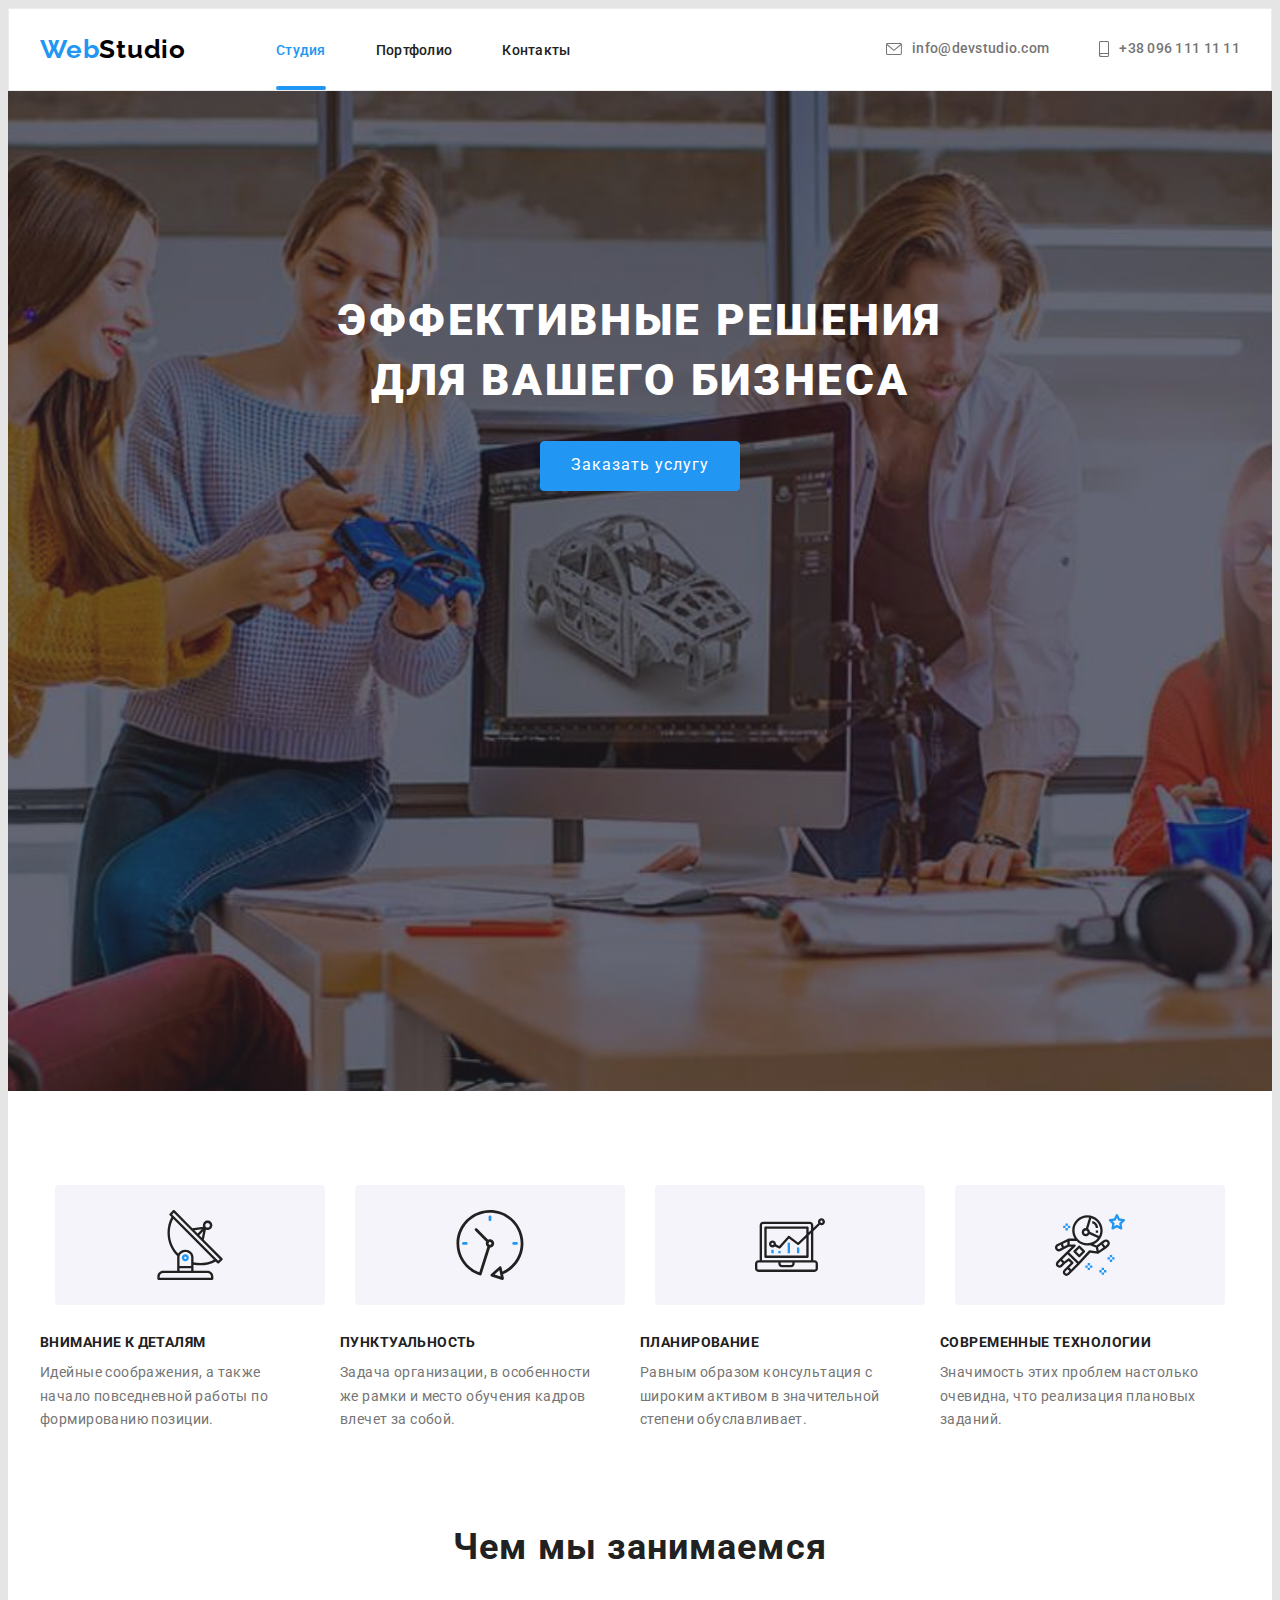
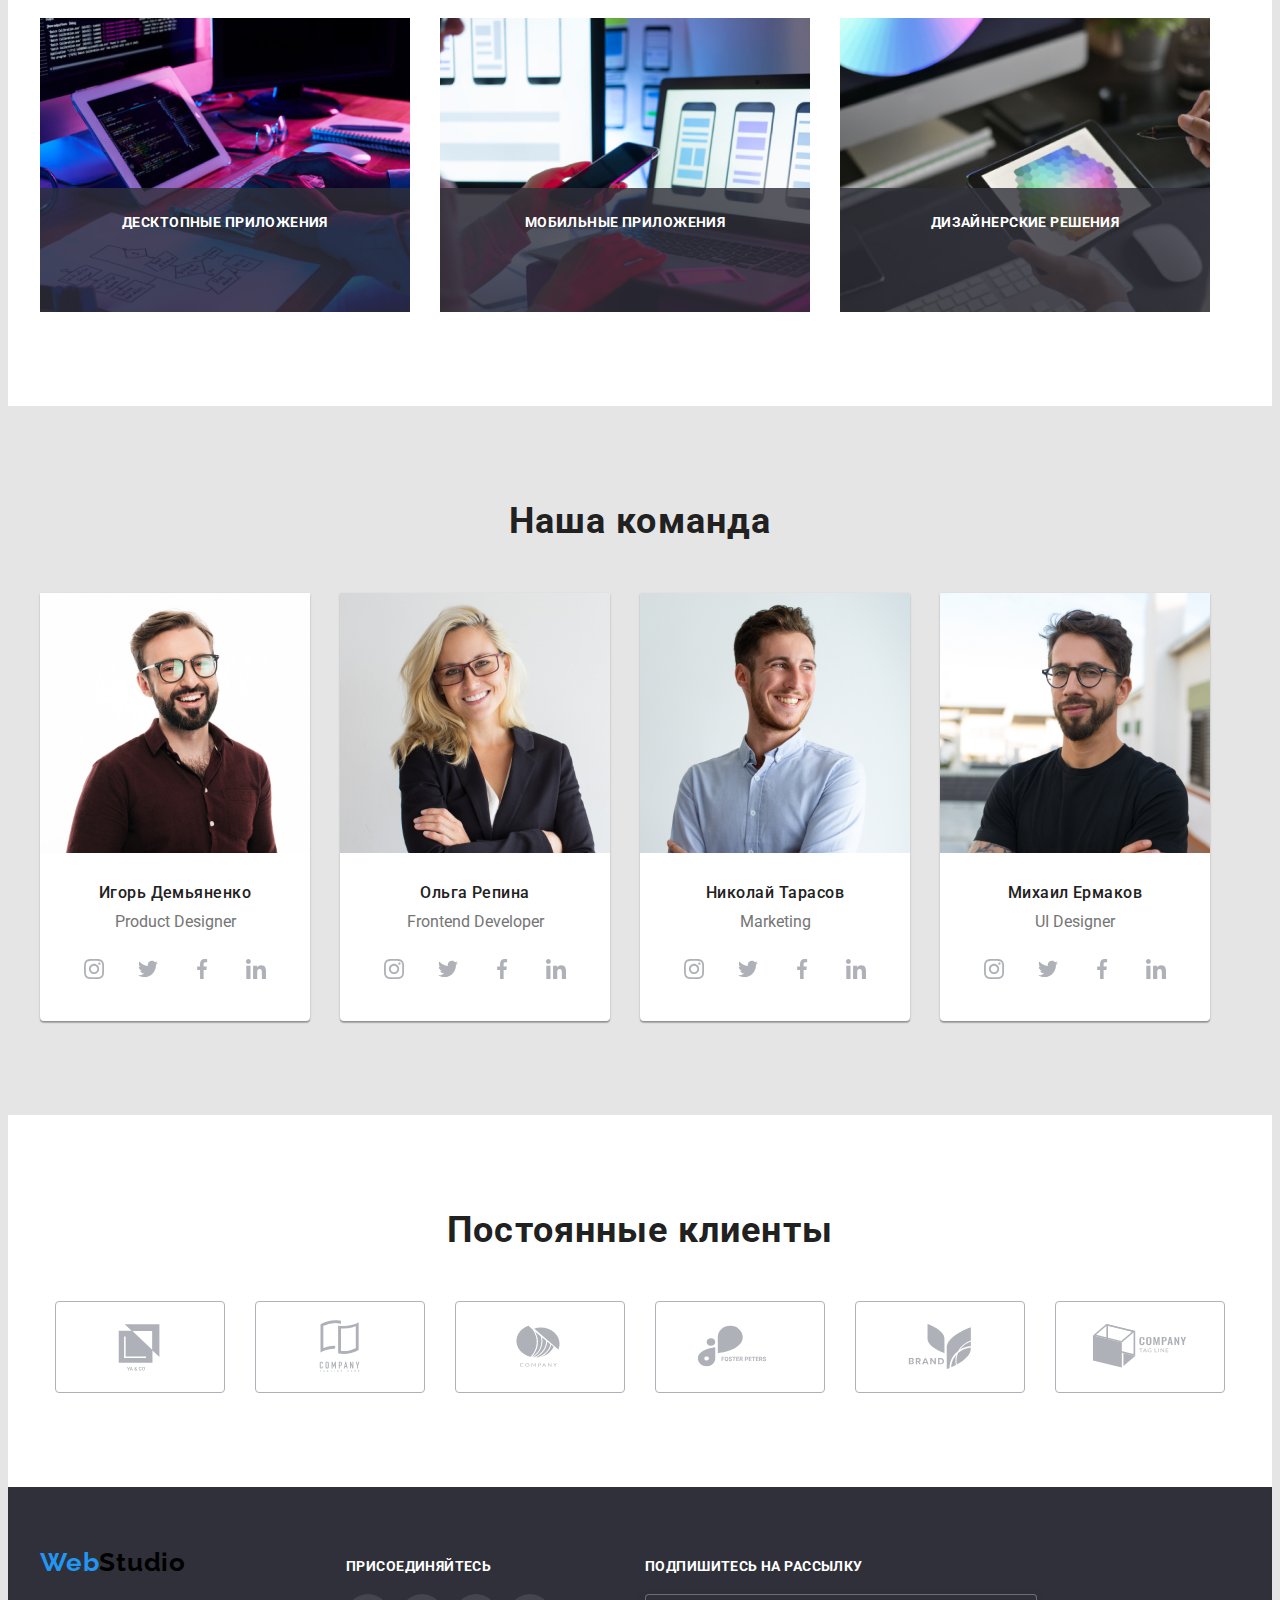
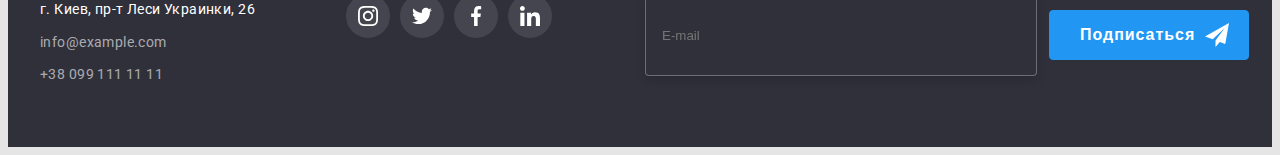
<file: index.html>
<!DOCTYPE html>
<html lang="ru">

<head>
    <meta charset="UTF-8">
    <meta http-equiv="X-UA-Compatible" content="IE=edge">
    <meta name="viewport" content="width=device-width, initial-scale=1.0">
    <title>Document</title>
   
    <link rel="preconnect" href="https://fonts.googleapis.com">
    <link rel="preconnect" href="https://fonts.gstatic.com" crossorigin>
    <link href="https://fonts.googleapis.com/css2?family=Raleway:wght@700&family=Roboto:wght@400;500;700;900&display=swap"
        rel="stylesheet"
    >
    <link rel="preconnect" href="https://fonts.gstatic.com">

    <link rel="stylesheet" href="https://cdnjs.cloudflare.com/ajax/libs/modern-normalize/1.1.0/modern-normalize.min.css"
        integrity="sha512-wpPYUAdjBVSE4KJnH1VR1HeZfpl1ub8YT/NKx4PuQ5NmX2tKuGu6U/JRp5y+Y8XG2tV+wKQpNHVUX03MfMFn9Q=="
        crossorigin="anonymous" referrerpolicy="no-referrer" 
    />
    <link rel="stylesheet" href="https://cdnjs.cloudflare.com/ajax/libs/animate.css/4.1.1/animate.min.css" />

    <link rel="stylesheet" href="./css/main.min.css" />
</head>

<body>
    <header class="header">
        <div class="container header__connect">
            <nav class="header__nav">
                <a lang="en" href="/" class="logo">Web<span class="logo__studio">Studio</span></a>
    
                <ul class="header__list list">
                    <li class="header__item"><a class="header__link link current" href="./index.html">Студия</a></li>
                    <li class="header__item"><a class="header__link link" href="./portfolio.html">Портфолио</a></li>
                    <li class="header__item"><a class="header__link link" href="">Контакты</a></li>
                </ul>
            </nav>

            <div class="header__connect">
                <ul class="header__address-list list">
                    <li class="header__address-item">
                        <a class="header__address-link link" href="mailto:info@devstudio.com">
                            <svg class="header__address-icon" width="16" height="12">
                                <use href="./img/sprite4.svg#icon-envelope"></use>
                            </svg>
                            info@devstudio.com
                        </a>
    
                    </li>
                    <li class="header__item">
                        <a class="header__address-link link" href="tel:+380961111111">
                            <svg class="header__address-icon" width="10" height="16">
                                <use href="./img/sprite4.svg#icon-smartphone"></use>
                            </svg>
                            +38 096 111 11 11
                        </a>
                    </li>
                </ul>
            </div>
        </div>
    </header>

    <main>
        <!-- Герой -->
    
            <section class="hero__section overlay">
                <div class="container">
                    <h1 class="hero__title">Эффективные решения<br /> для вашего бизнеса</h1>
                    <button type="button" class="button hero__button" data-modal-open>Заказать услугу</button>
                </div>
            </section>
        

        <!-- Преимущества -->

        <section class="section feature__section">

            <div class="container">
                <ul class="feature__cards-list">

                    <li class="feature__cards-item">
                        <a href="" class="feature__cards-link">
                            <svg class="feature__cards-icon" width="70" height="70">
                                <use href="./img/sprite3.svg#icon-antenna"></use>
                            </svg>
                        </a>
                    </li>

                    <li class="feature__cards-item">
                        <a href="" class="feature__cards-link">
                            <svg class="feature__cards-icon" width="70" height="70">
                                <use href="./img/sprite3.svg#icon-clock1"></use>
                            </svg>
                        </a>
                    </li>

                    <li class="feature__cards-item">
                        <a href="" class="feature__cards-link">
                            <svg class="feature__cards-icon" width="70" height="70">
                                <use href="./img/sprite3.svg#icon-diagram1"></use>
                            </svg>
                        </a>
                    </li>

                    <li class="feature__cards-item">
                        <a href="" class="feature__cards-link">
                            <svg class="feature__cards-icon" width="70" height="70">
                                <use href="./img/sprite3.svg#icon-astronaut1"></use>
                            </svg>
                        </a>
                    </li>
                </ul>
            </div>

          <div class="container"> 
                <h2 class="visually-hidden">Преимущества</h2>
                <ul class="feature__list list">
                    <li class="feature__item">
                        <h3 class="title feature__pre-title">Внимание к деталям</h3>
                        <p class="section__text feature__text">Идейные соображения, а также начало повседневной работы по формированию позиции.</p>
                    </li>
                    <li class="feature__item">
                        <h3 class="title feature__pre-title">Пунктуальность</h3>
                        <p class="section__text feature__text">Задача организации, в особенности же рамки и место обучения кадров влечет за собой.</p>
                    </li>
                    <li class="feature__item">
                        <h3 class="title feature__pre-title">Планирование</h3>
                        <p class="section__text feature__text">Равным образом консультация с широким активом в значительной степени обуславливает.</p>
                    </li>
                    <li class="feature__item">
                        <h3 class="title feature__pre-title">Современные технологии</h3>
                        <p class="section__text feature__text">Значимость этих проблем настолько очевидна, что реализация плановых заданий.</p>
                    </li>
                </ul>
          </div>
        </section>

        <!-- примеры работ -->

        <section class="section about__section">
            <div class="container">
                <h2 class="section__title container__title">Чем мы занимаемся</h2>
                <ul class="about__list list">
                    <li class="about__item">
                        <a class="about__link link" href="">
                            <img src="./img/box-1.png" alt="работа-1" width="370">
                            <p class="about__picture-text">Десктопные приложения</p>
                        </a>
                    </li>
                    <li class="about__item">
                        <a class="about__link link" 
                        href=""><img src="./img/box-2.png" alt="работа-2" width="370">
                        <p class="about__picture-text">Мобильные приложения</p>
                        </a>
                    </li>
                    <li class="about__item">
                        <a class="about__link link" 
                        href=""><img src="./img/box-3.png" alt="работа-3" width="370">
                        <p class="about__picture-text">Дизайнерские решения</p>
                        </a>
                    </li>
                </ul>
            </div>
        </section>

        <!-- Команда -->

        <section class="section section__command">
            <div class="container">
                <h2 class="section__title command__title">Наша команда</h2>
                <ul class="command__list list">
                    <li class="command__item">
                        <a class="command__link link" href=""><img src="./img/img.jpg" alt="team-1" width="270"></a>
                        <div class="command__item-description">
                            <h3 class="title command__title-name">Игорь Демьяненко</h3>
                            <p class="text__command" lang="en">Product Designer</p>

                            <ul class="command__social list social__list">
                                <li class="social__item">
                                    <a href="" class="social__link">
                                        <svg class="social__icon" width="20" height="20">
                                            <use href="./img/sprite.svg#icon-instagram"></use>
                                        </svg>
                                    </a>
                                </li>

                                <li class="social__item">
                                    <a href="" class="social__link">
                                        <svg class="social__icon" width="20" height="20">
                                            <use href="./img/sprite.svg#icon-twitter"></use>
                                        </svg>
                                    </a>
                                </li>

                                <li class="social__item">
                                    <a href="" class="social__link">
                                        <svg class="social__icon" width="20" height="20">
                                            <use href="./img/sprite.svg#icon-facebook"></use>
                                        </svg>
                                    </a>
                                </li>

                                <li class="social__item">
                                    <a href="" class="social__link">
                                        <svg class="social__icon" width="20" height="20">
                                            <use href="./img/sprite.svg#icon-linkedin"></use>
                                        </svg>
                                    </a>
                                </li>
                            </ul>
                        </div>
                    </li>
                    <li class="command__item">
                        <a class="command__link link" href=""><img src="./img/img(1).jpg" alt="team-2" width="270"></a>
                        <div class="command__item-description">
                            <h3 class="title command__title-name">Ольга Репина</h3>
                            <p class="text__command" lang="en">Frontend Developer</p>

                            <ul class="command__social list social__list">
                                <li class="social__item">
                                    <a href="" class="social__link">
                                        <svg class="social__icon" width="20" height="20">
                                            <use href="./img/sprite.svg#icon-instagram"></use>
                                        </svg>
                                    </a>
                                </li>
                            
                                <li class="social__item">
                                    <a href="" class="social__link">
                                        <svg class="social__icon" width="20" height="20">
                                            <use href="./img/sprite.svg#icon-twitter"></use>
                                        </svg>
                                    </a>
                                </li>
                            
                                <li class="social__item">
                                    <a href="" class="social__link">
                                        <svg class="social__icon" width="20" height="20">
                                            <use href="./img/sprite.svg#icon-facebook"></use>
                                        </svg>
                                    </a>
                                </li>
                            
                                <li class="social__item">
                                    <a href="" class="social__link">
                                        <svg class="social__icon" width="20" height="20">
                                            <use href="./img/sprite.svg#icon-linkedin"></use>
                                        </svg>
                                    </a>
                                </li>
                            </ul>
                        </div>
                    </li>
                    <li class="command__item">
                        <a class="command__link link" href=""><img src="./img/img(2).jpg" alt="team-3" width="270"></a>
                        <div class="command__item-description">
                            <h3 class="title command__title-name">Николай Тарасов</h3>
                            <p class="text__command" lang="en">Marketing</p>

                            <ul class="command__social list social__list">
                                <li class="social__item">
                                    <a href="" class="social__link">
                                        <svg class="social__icon" width="20" height="20">
                                            <use href="./img/sprite.svg#icon-instagram"></use>
                                        </svg>
                                    </a>
                                </li>
                            
                                <li class="social__item">
                                    <a href="" class="social__link">
                                        <svg class="social__icon" width="20" height="20">
                                            <use href="./img/sprite.svg#icon-twitter"></use>
                                        </svg>
                                    </a>
                                </li>
                            
                                <li class="social__item">
                                    <a href="" class="social__link">
                                        <svg class="social__icon" width="20" height="20">
                                            <use href="./img/sprite.svg#icon-facebook"></use>
                                        </svg>
                                    </a>
                                </li>
                            
                                <li class="social__item">
                                    <a href="" class="social__link">
                                        <svg class="social__icon" width="20" height="20">
                                            <use href="./img/sprite.svg#icon-linkedin"></use>
                                        </svg>
                                    </a>
                                </li>
                            </ul>
                        </div>
                    </li>
                    <li class="command__item">
                        <a class="command__link link" href=""><img src="./img/img(3).jpg" alt="team-4" width="270"></a>
                        <div class="command__item-description">
                            <h3 class="title command__title-name">Михаил Ермаков</h3>
                            <p class="text__command" lang="en">UI Designer</p>

                            <ul class="command__social list social__list">
                                <li class="social__item">
                                    <a href="" class="social__link">
                                        <svg class="social__icon" width="20" height="20">
                                            <use href="./img/sprite.svg#icon-instagram"></use>
                                        </svg>
                                    </a>
                                </li>
                            
                                <li class="social__item">
                                    <a href="" class="social__link">
                                        <svg class="social__icon" width="20" height="20">
                                            <use href="./img/sprite.svg#icon-twitter"></use>
                                        </svg>
                                    </a>
                                </li>
                            
                                <li class="social__item">
                                    <a href="" class="social__link">
                                        <svg class="social__icon" width="20" height="20">
                                            <use href="./img/sprite.svg#icon-facebook"></use>
                                        </svg>
                                    </a>
                                </li>
                            
                                <li class="social__item">
                                    <a href="" class="social__link">
                                        <svg class="social__icon" width="20" height="20">
                                            <use href="./img/sprite.svg#icon-linkedin"></use>
                                        </svg>
                                    </a>
                                </li>
                            </ul>
                        </div>
                    </li>
                </ul>
            </div>
        </section>

        <!-- Клиенты -->

        <section class="section clients__section">
            <div class="container">
                <h2 class="section__title clients__title">Постоянные клиенты</h2>
                <ul class="clients__list list">

                    <li class="clients__item">
                        <a href="" class="clients__link">
                            <svg class="clients__icon" width="106" height="60">
                                <use href="./img/sprite2.svg#icon-yaco"></use>
                            </svg>
                        </a>
                    </li>

                    <li class="clients__item">
                        <a href="" class="clients__link">
                            <svg class="clients__icon" width="106" height="60">
                                <use href="./img/sprite2.svg#icon-company-tegline-here"></use>
                            </svg>
                        </a>
                    </li>

                    <li class="clients__item">
                        <a href="" class="clients__link">
                            <svg class="clients__icon" width="106" height="60">
                                <use href="./img/sprite2.svg#icon-company"></use>
                            </svg>
                        </a>
                    </li>

                    <li class="clients__item">
                        <a href="" class="clients__link">
                            <svg class="clients__icon" width="106" height="60">
                                <use href="./img/sprite2.svg#icon-foster-peters"></use>
                            </svg>
                        </a>
                    </li>

                    <li class="clients__item">
                        <a href="" class="clients__link">
                            <svg class="clients__icon" width="106" height="60">
                                <use href="./img/sprite2.svg#icon-brand"></use>
                            </svg>
                        </a>
                    </li>

                    <li class="clients__item">
                        <a href="" class="clients__link">
                            <svg class="clients__icon" width="106" height="60">
                                <use href="./img/sprite2.svg#icon-company-tag-line"></use>
                            </svg>
                        </a>
                    </li>
                </ul>
            </div>
         </section>
    </main>

    <!-- footer -->
    
    <footer class="footer">

        <div class="container network__container footer__container">
            <div class="footer__address">
                <div>
                    <a lang="en" href="/" class="logo footer__logo">Web<span class="logo__studio">Studio</span></a>
                </div>

                <div>
                    <address>
                        <ul class="footer__list list">
                            <li><a class="address__list link" href="">г. Киев, пр-т Леси Украинки, 26</a></li>
                            <li><a class="address link" href="mailto:info@example.com">info@example.com</a></li>
                            <li><a class="address address__tel link" href="tel:+380991111111">+38 099 111 11 11</a></li>
                        </ul>
                    </address>
                </div>
            </div>
            
            <div>
                <h3 class="title title__network">присоединяйтесь</h3>
                <ul class="network__list">
            
                    <li class="network__item">
                        <a href="" class="network__link">
                            <svg class="network__icon" width="20" height="20">
                                <use href="./img/sprite.svg#icon-instagram"></use>
                            </svg>
                        </a>
                    </li>
            
                    <li class="network__item">
                        <a href="" class="network__link">
                            <svg class="network__icon" width="20" height="20">
                                <use href="./img/sprite.svg#icon-twitter"></use>
                            </svg>
                        </a>
                    </li>
            
                    <li class="network__item">
                        <a href="" class="network__link">
                            <svg class="network__icon" width="20" height="20">
                                <use href="./img/sprite.svg#icon-facebook"></use>
                            </svg>
                        </a>
                    </li>
            
                    <li class="network__item">
                        <a href="" class="network__link">
                            <svg class="network__icon" width="20" height="20">
                                <use href="./img/sprite.svg#icon-linkedin"></use>
                            </svg>
                        </a>
                    </li>
                </ul>
            </div>

            
            <form class="form__footer">
                <label class="form__fild">
                    Подпишитесь на рассылку
                </label>
                <span class="form__footer-wrapper">
                    <input class="form__footer-input" type="text" placeholder="E-mail">
                    <button type="submit" class="form__footer-btn">
                        Подписаться
                        <svg class="form__icon">
                            <use href="./img/sprite.svg#icon-icon-send"></use>
                        </svg>
                    </button>
                </span>
            </form>
           
        </div>
    </footer>
    
    <div class="backdrop is-hidden" data-modal>
        <div class="modal">
            <button type="button" class="modal__btn" data-modal-close>
                <svg class="modal__close-icon" width="18" height="18">
                    <use href="./img/sprite.svg#icon-close"></use>
                </svg>
            </button>

            <form class="modal__form">
                <p class="modal__form-head">
                     Оставьте свои данные, мы вам перезвоним
                </p>
               
                <label class="modal__form-fild">
                    Имя
                    <span class="modal__form-wrapper">
                        <input class="modal__form-input" type="text" name="user-name" 
                            minlength="2"
                            pattern="[a-zA-Za-яёА-ЯЁ]+"
                            title="Имя должно содержать символы кирилицы или латиницы"
                            required
                        >
                        <svg class="modal__form-icon" width="18" height="18">
                            <use href="./img/sprite.svg#icon-name"></use>
                        </svg>
                    </span>
                </label>

                <label class="modal__form-fild">
                    Телефон
                    <span class="modal__form-wrapper">
                        <input class="modal__form-input" type="text" name="user-tel"
                            pattern="[0-9]{3}-[0-9]{3}-[0-9]{2}-[0-9]{2}"
                            title="099-000-00-00"
                        >
                        <svg class="modal__form-icon" width="18" height="18">
                            <use href="./img/sprite.svg#icon-tel"></use>
                        </svg>
                    </span>
                </label>

                <label class="modal__form-fild">
                    Почта
                    <span class="modal__form-wrapper">
                        <input class="modal__form-input" type="text" name="user-mail">
                        <svg class="modal__form-icon" width="18" height="18">
                            <use href="./img/sprite.svg#icon-mail"></use>
                        </svg>
                    </span>
                </label>
                
                <label class="modal__form-fild">
                    Комментарий
                    <textarea class="modal__form-message" name="user-message" placeholder="Введите текст"></textarea>
                </label>
               
                <input class="modal__form-checkbox visually-hidden" type="checkbox" id="accept-polyci" />
                <label class="modal__form-checkbox-label" for="accept-polyci"> 
                    Соглашаюсь с рассылкой и принимаю&nbsp;
                    <a class="modal__form-link" href="#">Условия договора</a>
                </label>

                <button class="modal__form-button" type="submit">Отправить</button>
            </form>
        </div>
    </div>
    <script src="./js/modal.js"></script>
</body>
</html>
</file>
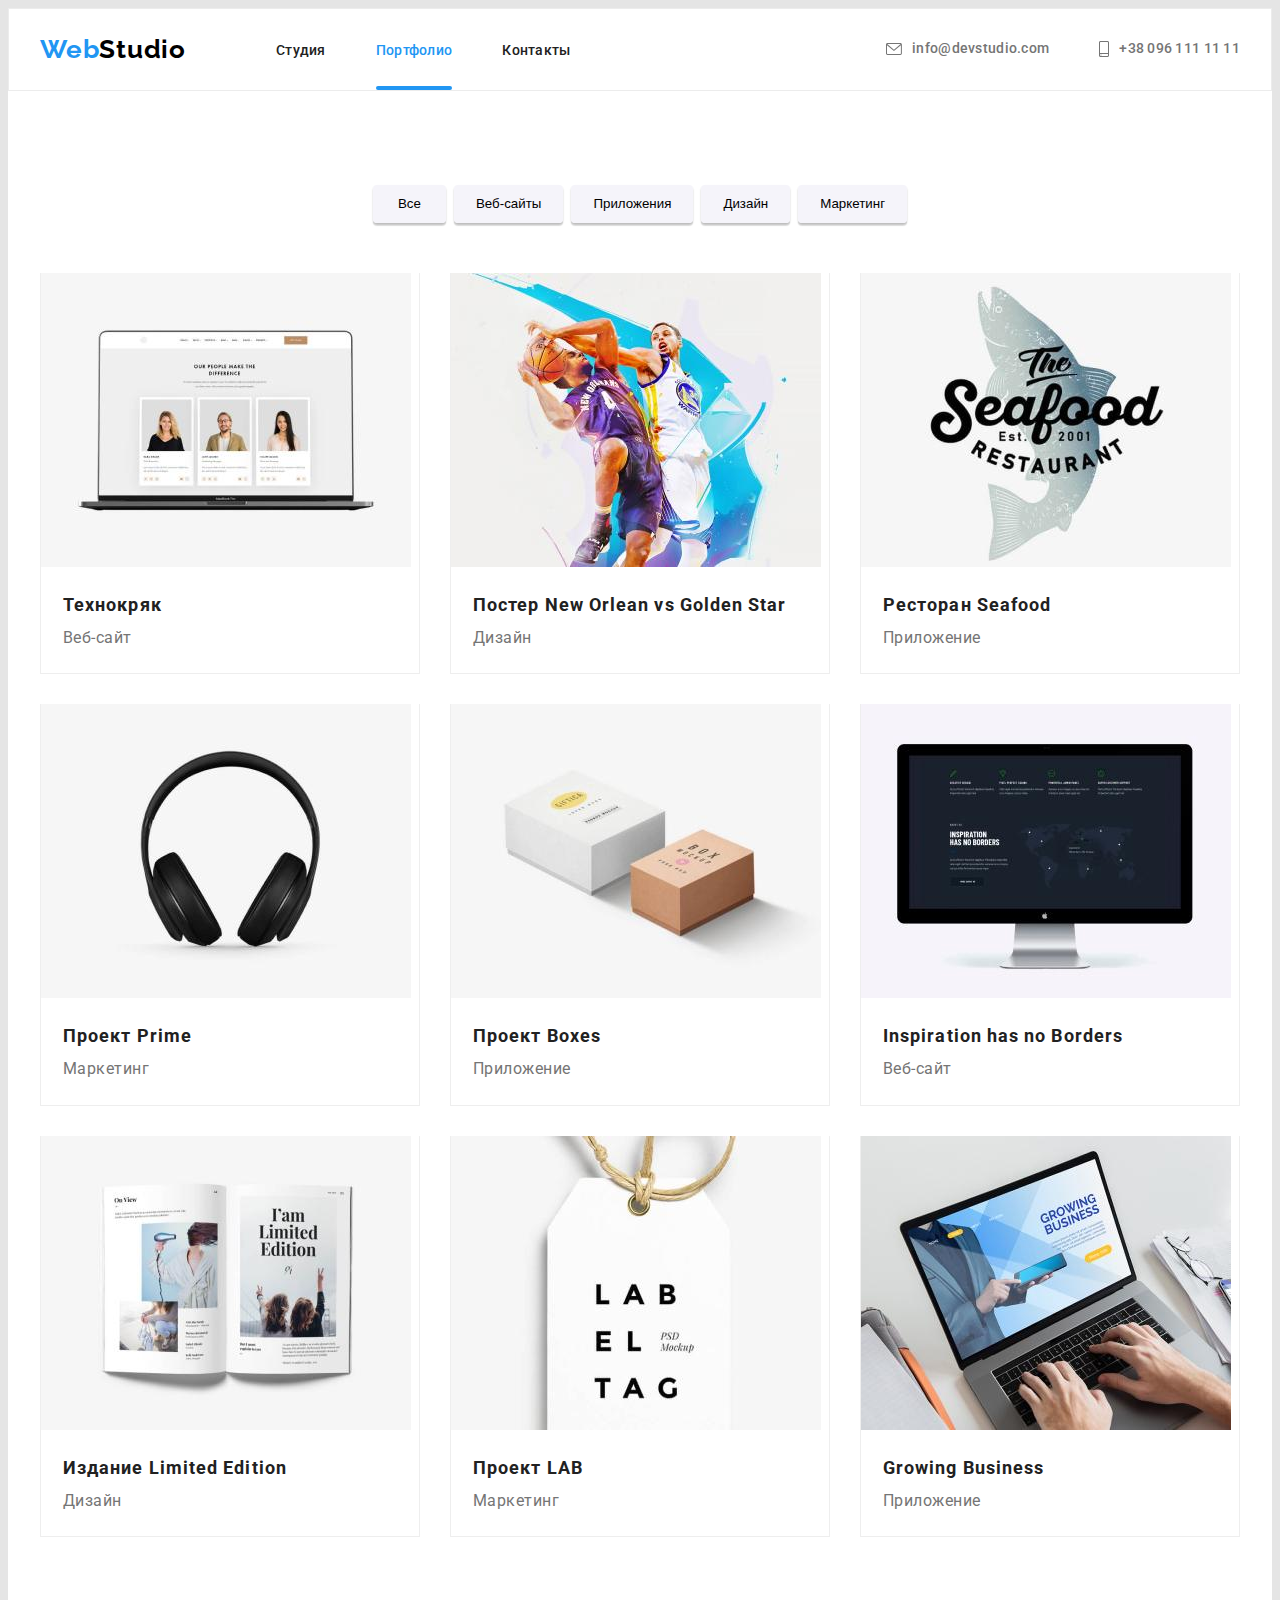
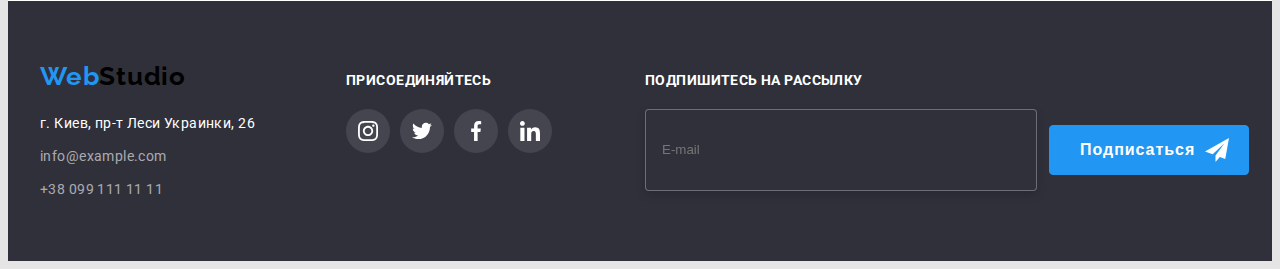
<file: portfolio.html>
<!DOCTYPE html>
<html lang="ru">

<head>
    <meta charset="UTF-8">
    <meta http-equiv="X-UA-Compatible" content="IE=edge">
    <meta name="viewport" content="width=device-width, initial-scale=1.0">
    <title>Document</title>
    
    <link rel="preconnect" href="https://fonts.googleapis.com">
    <link rel="preconnect" href="https://fonts.gstatic.com" crossorigin>
    <link href="https://fonts.googleapis.com/css2?family=Raleway:wght@700&family=Roboto:wght@400;500;700;900&display=swap"
        rel="stylesheet"
    >
    <link rel="preconnect" href="https://fonts.gstatic.com">
    
    <link rel="stylesheet" href="https://cdnjs.cloudflare.com/ajax/libs/modern-normalize/1.1.0/modern-normalize.min.css"
        integrity="sha512-wpPYUAdjBVSE4KJnH1VR1HeZfpl1ub8YT/NKx4PuQ5NmX2tKuGu6U/JRp5y+Y8XG2tV+wKQpNHVUX03MfMFn9Q=="
        crossorigin="anonymous" referrerpolicy="no-referrer" 
    />
    <link rel="stylesheet" href="https://cdnjs.cloudflare.com/ajax/libs/animate.css/4.1.1/animate.min.css" />

    <link rel="stylesheet" href="./css/main.min.css">
</head>

<body>
    <header class="header">
        <div class="container header__connect">
            <nav class="header__nav">
                <a lang="en" href="/" class="logo">Web<span class="logo__studio">Studio</span></a>
        
                <ul class="header__list list">
                    <li class="header__item"><a class="header__link link" href="./index.html">Студия</a></li>
                    <li class="header__item"><a class="header__link link current" href="./portfolio.html">Портфолио</a></li>
                    <li class="header__item"><a class="header__link link" href="">Контакты</a></li>
                </ul>
            </nav>
        
            <div class="header__connect">
                <ul class="header__address-list list">
                    <li class="header__address-item">
                        <a class="header__address-link link" href="mailto:info@devstudio.com">
                            <svg class="header__address-icon" width="16" height="12">
                                <use href="./img/sprite4.svg#icon-envelope"></use>
                            </svg>
                            info@devstudio.com
                        </a>
        
                    </li>
                    <li class="header__address-item">
                        <a class="header__address-link link" href="tel:+380961111111">
                            <svg class="header__address-icon" width="10" height="16">
                                <use href="./img/sprite4.svg#icon-smartphone"></use>
                            </svg>
                            +38 096 111 11 11
                        </a>
                    </li>
                </ul>
            </div>
        </div>
    </header>
    <main>
        <section class="section portfolio__section">
            <div class="container menu__container">
                <h1 class="visually-hidden">Портфолио</h1>
                <nav>
                    <ul class="menu__list list">
                        <li class="menu__item"><button type="button" class="button__second link">Все</button></li>
                        <li class="menu__item"><button type="button" class="button__second">Веб-сайты</button></li>
                        <li class="menu__item"><button type="button" class="button__second">Приложения</button></li>
                        <li class="menu__item"><button type="button" class="button__second">Дизайн</button></li>
                        <li class="menu__item"><button type="button" class="button__second">Маркетинг</button></li>
                    </ul>
                </nav>
            </div>
            <div class="container">
            <ul class="portfolio__list list">
                <li class="portfolio__item">
                    <a class="portfolio-link link" href="">
                        <div class="portfolio__item-wrap">
                            <img src="./img/portfolio-1.jpg" alt="Ноутбук" width="370" height="294">
                            <p class="portfolio__picture-text">Lorem ipsum dolor sit amet consectetur adipisicing elit. Necessitatibus a saepe nesciunt est quis sint commodi ipsam, autem harum rerum.

                            </p>
                        </div>
                            <div class="portfolio__item-description">
                                <h2 class="section__title-second">Технокряк</h2>
                                <p class="section__text-second">Веб-сайт</p>
                            </div>
                    </a>
                </li>
                <li class="portfolio__item">
                    <a class="portfolio-link link" href="">
                        <div class="portfolio__item-wrap">
                            <img src="./img/portfolio-2.jpg" alt="Ноутбук" width="370" height="294">
                            <p class="portfolio__picture-text">Lorem ipsum dolor sit amet consectetur adipisicing elit. Necessitatibus a
                                saepe nesciunt est quis sint commodi ipsam, autem harum rerum.
                            </p>
                        </div>
                            <div class="portfolio__item-description">
                                <h2 class="section__title-second">Постер New Orlean vs Golden Star</h2>
                                <p class="section__text-second">Дизайн</p>
                            </div>
                    </a>
                </li>
                <li class="portfolio__item">
                    <a class="portfolio-link link" href="">
                        <div class="portfolio__item-wrap">
                            <img src="./img/portfolio-3.jpg" alt="Ноутбук" width="370" height="294">
                            <p class="portfolio__picture-text">Lorem ipsum dolor sit amet consectetur adipisicing elit. Necessitatibus a
                                saepe nesciunt est quis sint commodi ipsam, autem harum rerum.
                            </p>
                        </div>
                            <div class="portfolio__item-description">
                                <h2 class="section__title-second">Ресторан Seafood</h2>
                                <p class="section__text-second">Приложение</p>
                            </div>
                    </a>
                </li>
                <li class="portfolio__item">
                    <a class="portfolio-link link" href="">
                        <div class="portfolio__item-wrap">
                            <img src="./img/portfolio-4.jpg" alt="Ноутбук" width="370" height="294">
                            <p class="portfolio__picture-text">Lorem ipsum dolor sit amet consectetur adipisicing elit. Necessitatibus a
                                saepe nesciunt est quis sint commodi ipsam, autem harum rerum.
                            </p>
                        </div>
                            <div class="portfolio__item-description">
                                <h2 class="section__title-second">Проект Prime</h2>
                                <p class="section__text-second">Маркетинг</p>
                            </div>
                    </a>
                </li>
                <li class="portfolio__item">
                    <a class="portfolio-link link" href="">
                        <div class="portfolio__item-wrap">
                            <img src="./img/portfolio-5.jpg" alt="Ноутбук" width="370" height="294">
                            <p class="portfolio__picture-text">Lorem ipsum dolor sit amet consectetur adipisicing elit. Necessitatibus a
                                saepe nesciunt est quis sint commodi ipsam, autem harum rerum.
                            </p>
                        </div>
                            <div class="portfolio__item-description">
                                <h2 class="section__title-second">Проект Boxes</h2>
                                <p class="section__text-second">Приложение</p>
                            </div>
                    </a>
                </li>
                <li class="portfolio__item">
                    <a class="portfolio-link link" href="">
                        <div class="portfolio__item-wrap">
                            <img src="./img/portfolio-6.jpg" alt="Ноутбук" width="370" height="294">
                            <p class="portfolio__picture-text">Lorem ipsum dolor sit amet consectetur adipisicing elit. Necessitatibus a
                                saepe nesciunt est quis sint commodi ipsam, autem harum rerum.
                            </p>
                        </div>
                            <div class="portfolio__item-description">
                                <h2 class="section__title-second">Inspiration has no Borders</h2>
                                <p class="section__text-second">Веб-сайт</p>
                            </div>
                    </a>
                </li>
                <li class="portfolio__item">
                    <a class="portfolio-link link" href="">
                        <div class="portfolio__item-wrap">
                            <img src="./img/portfolio-7.jpg" alt="Ноутбук" width="370" height="294">
                            <p class="portfolio__picture-text">Lorem ipsum dolor sit amet consectetur adipisicing elit. Necessitatibus a
                                saepe nesciunt est quis sint commodi ipsam, autem harum rerum.
                            </p>
                        </div>
                            <div class="portfolio__item-description">
                                <h2 class="section__title-second">Издание Limited Edition</h2>
                                <p class="section__text-second">Дизайн</p>
                            </div>
                    </a>
                </li>
                <li class="portfolio__item">
                    <a class="portfolio-link link" href="">
                    <div class="portfolio__item-wrap">
                        <img src="./img/portfolio-8.jpg" alt="Ноутбук" width="370" height="294">
                        <p class="portfolio__picture-text">Lorem ipsum dolor sit amet consectetur adipisicing elit. Necessitatibus a
                            saepe nesciunt est quis sint commodi ipsam, autem harum rerum.
                        </p>
                    </div>
                         <div class="portfolio__item-description">
                            <h2 class="section__title-second">Проект LAB</h2>
                            <p class="section__text-second">Маркетинг</p>
                        </div>
                    </a>
                </li>
                <li class="portfolio__item">
                    <a class="portfolio-link link" href="">
                        <div class="portfolio__item-wrap">
                            <img src="./img/portfolio-9.jpg" alt="Ноутбук" width="370" height="294">
                            <p class="portfolio__picture-text">Lorem ipsum dolor sit amet consectetur adipisicing elit. Necessitatibus a
                                saepe nesciunt est quis sint commodi ipsam, autem harum rerum.
                            </p>
                        </div>
                        <div class="portfolio__item-description">
                            <h2 class="section__title-second">Growing Business</h2>
                             <p class="section__text-second">Приложение</p>
                        </div>
                    </a>
                </li>
            </ul>
            </div>
        </section>
    </main>


    <footer class="footer">
        <div class="container network__container footer__container">
            <div class="footer__address">
                <div>
                    <a lang="en" href="/" class="logo footer__logo">Web<span class="logo__studio">Studio</span></a>
                </div>
        
                <div>
                    <address>
                        <ul class="footer__list list">
                            <li><a class="address__list link" href="">г. Киев, пр-т Леси Украинки, 26</a></li>
                            <li><a class="address link" href="mailto:info@example.com">info@example.com</a></li>
                            <li><a class="address address__tel link" href="tel:+380991111111">+38 099 111 11 11</a></li>
                        </ul>
                    </address>
                </div>
            </div>
        
            <div>
                <h3 class="title title__network">присоединяйтесь</h3>
                <ul class="network__list">
        
                    <li class="network__item">
                        <a href="" class="network__link">
                            <svg class="network__icon" width="20" height="20">
                                <use href="./img/sprite.svg#icon-instagram"></use>
                            </svg>
                        </a>
                    </li>
        
                    <li class="network__item">
                        <a href="" class="network__link">
                            <svg class="network__icon" width="20" height="20">
                                <use href="./img/sprite.svg#icon-twitter"></use>
                            </svg>
                        </a>
                    </li>
        
                    <li class="network__item">
                        <a href="" class="network__link">
                            <svg class="network__icon" width="20" height="20">
                                <use href="./img/sprite.svg#icon-facebook"></use>
                            </svg>
                        </a>
                    </li>
        
                    <li class="network__item">
                        <a href="" class="network__link">
                            <svg class="network__icon" width="20" height="20">
                                <use href="./img/sprite.svg#icon-linkedin"></use>
                            </svg>
                        </a>
                    </li>
                </ul>
            </div>
        
        
            <form class="form__footer">
                <label class="form__fild">
                    Подпишитесь на рассылку
                </label>
                <span class="form__footer-wrapper">
                    <input class="form__footer-input" type="text" placeholder="E-mail">
                    <button type="submit" class="form__footer-btn">
                        Подписаться
                        <svg class="form__icon">
                            <use href="./img/sprite.svg#icon-icon-send"></use>
                        </svg>
                    </button>
                </span>
            </form>
        
        </div>
    </footer>

</body>

</html>
</file>
<file: css/main.min.css>
:root{--primary-text-color: #757575;--title-text-color: #212121;--accent-color: #2196f3;--primary-title-color: #ffffff;--button-color: #212121}.visually-hidden{position:absolute;white-space:nowrap;width:1px;height:1px;overflow:hidden;border:0;padding:0;clip:rect(0 0 0 0);clip-path:inset(50%);margin:-1px}body{background-color:#e5e5e5;color:var(--primary-text-color);font-family:"Roboto", sans-serif}p,h1,h2,h3,h4,h5,h6{margin:0}ul{margin:0;padding:0;list-style:none}button{cursor:pointer}.link{text-decoration:none}img{display:block;max-width:100%}.list{list-style:none}.link{text-decoration:none}.container{width:1200px;padding-left:15px;padding-right:15px;margin:0 auto}.section{padding-top:94px;padding-bottom:94px;background:#f5f4fa}.section__title{color:var(--title-text-color);font-weight:700;font-size:36px;line-height:1.17;text-align:center;letter-spacing:0.03em}.section__title-second{font-weight:bold;font-size:18px;line-height:2;letter-spacing:0.06em;color:var(--title-text-color);width:322px}.section__text{font-size:14px;line-height:1.7;letter-spacing:0.03em;color:var(--primary-text-color)}.section__text-command{font-size:16px;line-height:1.19;letter-spacing:0.03em;color:var(--primary-text-color)}.section__text-second{font-size:16px;line-height:1.9;letter-spacing:0.03em;color:var(--primary-text-color);width:322px}.modal__btn{background:#ffffff;border:1px solid rgba(0,0,0,0.1);width:30px;height:30px;border-radius:50%;position:absolute;top:8px;right:8px;display:flex;align-items:center;justify-content:center;transition:color 250ms cubic-bezier(0.4, 0, 0.2, 1)}.modal__btn:hover,.modal__btn:focus{color:var(--accent-color)}.modal__close-icon{fill:currentColor}.social__link{width:100%;height:100%;border-radius:50%;display:flex;align-items:center;justify-content:center;transition:background-color 250ms cubic-bezier(0.4, 0, 0.2, 1)}.social__link:hover,.social__link:focus{background-color:var(--accent-color);fill:#ffffff}.social__icon{fill:#afb1b8;transition:fill 250ms cubic-bezier(0.4, 0, 0.2, 1)}.social__link:hover .social__icon,.social__link:focus .social__icon{fill:#ffffff}.social__item{width:44px;height:44px;margin-right:10px}.social__item:last-child{margin-right:0}.social__list{display:flex;justify-content:center;margin-top:16px}.backdrop{width:100vw;height:100vh;background-color:rgba(157,164,189,0.52);position:fixed;top:0;transition:opacity 250ms cubic-bezier(0.4, 0, 0.2, 1),visibility 250ms cubic-bezier(0.4, 0, 0.2, 1)}.backdrop.is-hidden .modal{transform:rotate(180deg);transition:transform 500ms cubic-bezier(0.4, 0, 0.2, 1)}.backdrop.is-hidden{visibility:hidden;opacity:0;pointer-events:none}.modal__btn{background:#ffffff;border:1px solid rgba(0,0,0,0.1);width:30px;height:30px;border-radius:50%;position:absolute;top:8px;right:8px;display:flex;align-items:center;justify-content:center;transition:color 250ms cubic-bezier(0.4, 0, 0.2, 1)}.modal__btn:hover,.modal__btn:focus{color:var(--accent-color)}.modal__close-icon{fill:currentColor}.modal{position:absolute;width:528px;min-height:581px;background-color:#ffffff;border-radius:4px;top:50%;left:50%;transform:translate(-50%, -50%) rotate(0);transition:transform 500ms cubic-bezier(0.4, 0, 0.2, 1);padding:40px}.modal__form{display:flex;flex-direction:column}.modal__form-head{font-weight:700;font-size:20px;line-height:1.1;text-align:center;letter-spacing:0.03em;margin-bottom:12px;color:#212121}.modal__form-fild{font-weight:400;font-size:12px;line-height:1.16;letter-spacing:0.01em;margin-bottom:20px;color:#757575}.modal__form-wrapper{display:block;position:relative;margin-top:4px}.modal__form-input{width:100%;height:40px;border:1px solid rgba(33,33,33,0.2);border-radius:4px;padding-left:42px;transition:border-color 250ms cubic-bezier(0.4, 0, 0.2, 1)}.modal__form-input:focus{border-color:var(--accent-color);outline:none}.modal__form-icon{display:block;position:absolute;top:50%;left:12px;transform:translateY(-50%);transition:fill 250ms cubic-bezier(0.4, 0, 0.2, 1)}.modal__form-input:focus+.modal__form-icon{fill:var(--accent-color)}.modal__form-message{width:100%;height:120px;border:1px solid rgba(33,33,33,0.2);border-radius:4px;margin-top:4px;padding:12px 16px;font-weight:400;font-size:14px;line-height:1, 1;letter-spacing:0.01em;color:rgba(117,117,117,0.5);resize:none;transition:border-color 250ms cubic-bezier(0.4, 0, 0.2, 1)}.modal__form-message:focus{border-color:var(--accent-color);outline:none}.modal__form-checkbox-label{display:flex;align-items:center;justify-content:center;font-weight:400;font-size:14px;line-height:1.7;letter-spacing:0.03em;margin-bottom:30px;color:#757575}.modal__form-checkbox-label::before{display:block;content:" ";width:16px;height:15px;margin-right:7px;cursor:pointer;border:1px solid #303030}.modal__form-checkbox:checked+.modal__form-checkbox-label::before{border-color:var(--accent-color);background-image:url("../img/icon check (1).svg");background-size:contain;border-radius:2px}.modal__form-checkbox:focus+.modal__form-checkbox-label::before{outline:2px solid var(--accent-color)}.modal__form-link{color:var(--accent-color)}.modal__form-button{display:block;margin:0 auto;width:200px;height:50px;background-color:var(--accent-color);color:var(--primary-title-color);border-radius:4px;border:1px solid var(--accent-color);box-shadow:0px 3px 1px rgba(0,0,0,0.1),0px 1px 2px rgba(0,0,0,0.08),0px 2px 2px rgba(0,0,0,0.12)}.modal__form-button:active{box-shadow:none}.button{color:var(--primary-title-color);background-color:var(--accent-color);font-family:inherit;font-size:16px;line-height:1.9;letter-spacing:0.06em;min-width:200px;height:50px;border:1px solid var(--accent-color);border-radius:4px;transition:box-shadow 250ms cubic-bezier(0.4, 0, 0.2, 1)}.button:hover,.button:focus{box-shadow:0px 4px 4px rgba(0,0,0,0.15)}.button__second link{font-weight:500;font-size:16px;line-height:1.63;letter-spacing:0.03em;color:var(--button-color)}.button__second{display:block;margin:0 auto;background:#f5f4fa;border:1px;min-width:73px;height:38px;padding:6px 22px;border-radius:4px;transition:color 250ms cubic-bezier(0.4, 0, 0.2, 1),background-color 250ms cubic-bezier(0.4, 0, 0.2, 1)}.button__second:focus,.button__second:hover{color:var(--primary-title-color);background-color:var(--accent-color)}.menu__list{display:flex;justify-content:center;margin-bottom:50px}.menu__item:not(:last-child){margin-right:8px}.menu__item{border-radius:4px;box-shadow:0px 3px 1px rgba(0,0,0,0.1),0px 1px 2px rgba(0,0,0,0.08),0px 2px 2px rgba(0,0,0,0.12)}.menu__item:active{box-shadow:none}.header{padding-top:25px;padding-bottom:25px;border:1px solid #ececec;background-color:#ffffff}.header__link{font-weight:500;font-size:14px;line-height:1.14;letter-spacing:0.02em;transition:color 250ms cubic-bezier(0.4, 0, 0.2, 1);color:var(--title-text-color);position:relative}.header__link:hover,.header__link:focus{color:var(--accent-color)}.header__link.current::after{content:"";width:100%;position:absolute;height:4px;border-radius:2px;display:block;bottom:-32px;background-color:var(--accent-color)}.header__nav .link.current{color:var(--accent-color)}.header__connect{display:flex;align-items:center}.header__connect{margin-left:auto;align-items:center}.header__nav{display:flex;align-items:center}.logo{color:var(--accent-color);font-family:"Raleway", sans-serif;font-weight:700;font-size:26px;line-height:1.19;letter-spacing:0.03em;text-decoration:none}.logo__studio{color:#000000}.logo__studio{margin-right:90px}.header__item:not(:last-child){margin-right:50px}.header__list{display:flex;justify-content:center}.header__address-list{display:flex;justify-content:center}.header__address-link{color:var(--primary-text-color);font-weight:500;font-size:14px;line-height:1.14;letter-spacing:0.02em;display:flex;align-items:center;fill:#757575;transition:color 250ms cubic-bezier(0.4, 0, 0.2, 1),fill 250ms cubic-bezier(0.4, 0, 0.2, 1)}.header__address-link:focus,.header__address-link:hover{color:var(--accent-color);fill:var(--accent-color)}.header__address-item:not(:last-child){margin-right:50px}.header__address-item{display:flex}.header__address-icon{margin-right:10px}.hero__section{padding-top:200px;padding-bottom:200px;background:#2f303a}.overlay{max-width:1600px;height:600px;margin-left:auto;margin-right:auto;background-image:linear-gradient(rgba(47,48,58,0.4), rgba(47,48,58,0.4)),url(../img/hero-bg.jpg);background-repeat:no-repeat;background-position:center;background-size:cover}.hero__title{font-weight:900;font-size:44px;line-height:1.36;text-align:center;letter-spacing:0.06em;text-transform:uppercase;color:var(--primary-title-color);margin-bottom:30px}.hero__button{display:block;margin:0 auto}.about__section{background:#ffffff}.about__list{display:flex;flex-wrap:wrap}.about__item:not(:first-child){margin-left:30px}.about__item{position:relative}.container__title{margin-bottom:50px}.about__picture-text{position:absolute;bottom:0;left:0;color:#ffffff;font-weight:bold;font-size:14px;line-height:1.1;text-align:center;text-transform:uppercase;letter-spacing:0.03em;background:rgba(47,48,58,0.8);width:100%;height:70px;padding-top:27px;padding-bottom:27px}.feature__cards-item{width:270px;height:120px;margin-right:30px}.feature__cards-item:last-child{margin-right:0}.feature__cards-list{display:flex;justify-content:center;margin-bottom:30px}.feature__cards-icon{fill:#212121}.feature__cards-link{width:100%;height:100%;display:flex;align-items:center;justify-content:center;background:#f5f4fa;border-radius:4px}.feature__list .title{color:var(--title-text-color);font-weight:700;font-size:14px;line-height:1.14;letter-spacing:0.03em}.feature__section{background:#ffffff;padding-bottom:0}.feature__list{display:flex;flex-wrap:wrap}.feature__item:not(:first-child){margin-left:30px}.feature__pre-title{text-transform:uppercase;margin-bottom:10px}.feature__text{width:270px}.command__list .title{color:var(--title-text-color);font-weight:500;font-size:16px;line-height:1.2;letter-spacing:0.03em}.command__list{display:flex;flex-wrap:wrap}.command__item:not(:first-child){margin-left:30px}.command__item{background:#ffffff;box-shadow:0px 1px 3px rgba(0,0,0,0.12),0px 1px 1px rgba(0,0,0,0.14),0px 2px 1px rgba(0,0,0,0.2);border-radius:0px 0px 4px 4px}.command__title{margin-bottom:50px;padding-top:94px}.command__title-name{margin-bottom:10px;text-align:center}.text__command{text-align:center}.command__item-description{padding-top:30px;padding-bottom:30px}.section__command{background:#e5e5e5;padding-top:0}.clients__section{padding-top:0;background:#ffffff}.clients__title{padding-top:94px;margin-bottom:50px}.clients__item{width:170px;height:92px;margin-right:30px}.clients__item:last-child{margin-right:0}.clients__list{display:flex;justify-content:center}.clients__link{width:100%;height:100%;border:1px solid #afb1b8;box-sizing:border-box;border-radius:4px;display:flex;align-items:center;justify-content:center;fill:#afb1b8;transition:border-color 250ms cubic-bezier(0.4, 0, 0.2, 1),fill 250ms cubic-bezier(0.4, 0, 0.2, 1)}.clients__link:hover,.clients__link:focus{border-color:var(--accent-color);fill:var(--accent-color)}.footer{background:#2f303a}.address__list{color:var(--primary-title-color);font-style:normal;font-weight:400;font-size:14px;line-height:1.7;letter-spacing:0.03em}.address{color:rgba(255,255,255,0.6);font-style:normal;font-weight:400;font-size:14px;line-height:1.7;letter-spacing:0.03em;display:block;margin-bottom:9px}.address__tel{margin-bottom:0}.footer__container{padding-top:60px;padding-bottom:60px;display:block}.footer__logo{display:block;margin-bottom:20px}.footer__address{margin-right:70px}.address__list{display:block;margin-bottom:9px}.title__network{color:#ffffff;font-size:14px;line-height:1.1;letter-spacing:0.03em;text-transform:uppercase}.network__container{display:flex;align-items:baseline}.network__list{display:flex;margin-top:20px}.network__item{width:44px;height:44px;margin-right:10px}.network__icon{fill:#ffffff}.network__link:hover .network__icon,.network__link:focus .network__icon{fill:#ffffff}.network__item:last-child{margin-right:0}.network__link{width:100%;height:100%;border-radius:50%;display:flex;align-items:center;justify-content:center;background:rgba(255,255,255,0.1);transition:background-color 250ms cubic-bezier(0.4, 0, 0.2, 1),fill 250ms cubic-bezier(0.4, 0, 0.2, 1)}.network__link:hover,.network__link:focus{background-color:var(--accent-color);fill:#ffffff}.form__footer{margin-left:93px}.form__fild{display:block;font-weight:700;font-size:14px;line-height:1.1;letter-spacing:0.03em;text-transform:uppercase;color:#ffffff}.form__footer-input{width:358px;height:50px;background:#2f303a;color:rgba(255,255,255,0.6);border:1px solid rgba(255,255,255,0.3);filter:drop-shadow(0px 4px 4px rgba(0,0,0,0.15));border-radius:4px;padding:15px 16px}.form__footer-btn{display:flex;width:200px;height:50px;margin-left:12px;padding-left:30px;font-weight:700;font-size:16px;line-height:1.87;letter-spacing:0.06em;background-color:var(--accent-color);color:var(--primary-title-color);border-radius:4px;border:1px solid var(--accent-color);align-items:center;text-align:center}.form__footer-wrapper{display:flex;align-items:center;margin-top:20px}.form__icon{width:24px;height:24px;margin-left:10px}.portfolio__list{display:flex;flex-wrap:wrap;margin-right:-30px;margin-bottom:-30px}.portfolio__item{flex-basis:calc(100% / 3 - 30px);margin-right:30px;margin-bottom:30px}.portfolio__item:nth-child(3n){margin-right:0}.portfolio__item:nth-last-child(-n+3){margin-bottom:0}.portfolio__item{background:#ffffff;border-bottom:1px solid #eeeeee;border-left:1px solid #eeeeee;border-right:1px solid #eeeeee;box-sizing:border-box;transition:box-shadow 250ms cubic-bezier(0.4, 0, 0.2, 1)}.portfolio__item:hover{box-shadow:0px 1px 1px rgba(0,0,0,0.12),0px 4px 4px rgba(0,0,0,0.06),1px 4px 6px rgba(0,0,0,0.16)}.portfolio__item-wrap{position:relative;overflow:hidden}.portfolio__item-description{padding-top:20px;padding-bottom:20px;padding-left:22px}.portfolio__picture-text{position:absolute;top:0;left:0;color:#ffffff;font-size:18px;line-height:1.5;background-color:var(--accent-color);padding:63px 24px;height:100%;transform:translateY(100%);transition:transform 250ms cubic-bezier(0.4, 0, 0.2, 1)}.portfolio__item:hover .portfolio__picture-text{transform:translateY(0)}.portfolio__section{background-color:#ffffff}
/*# sourceMappingURL=main.min.css.map */
</file>
